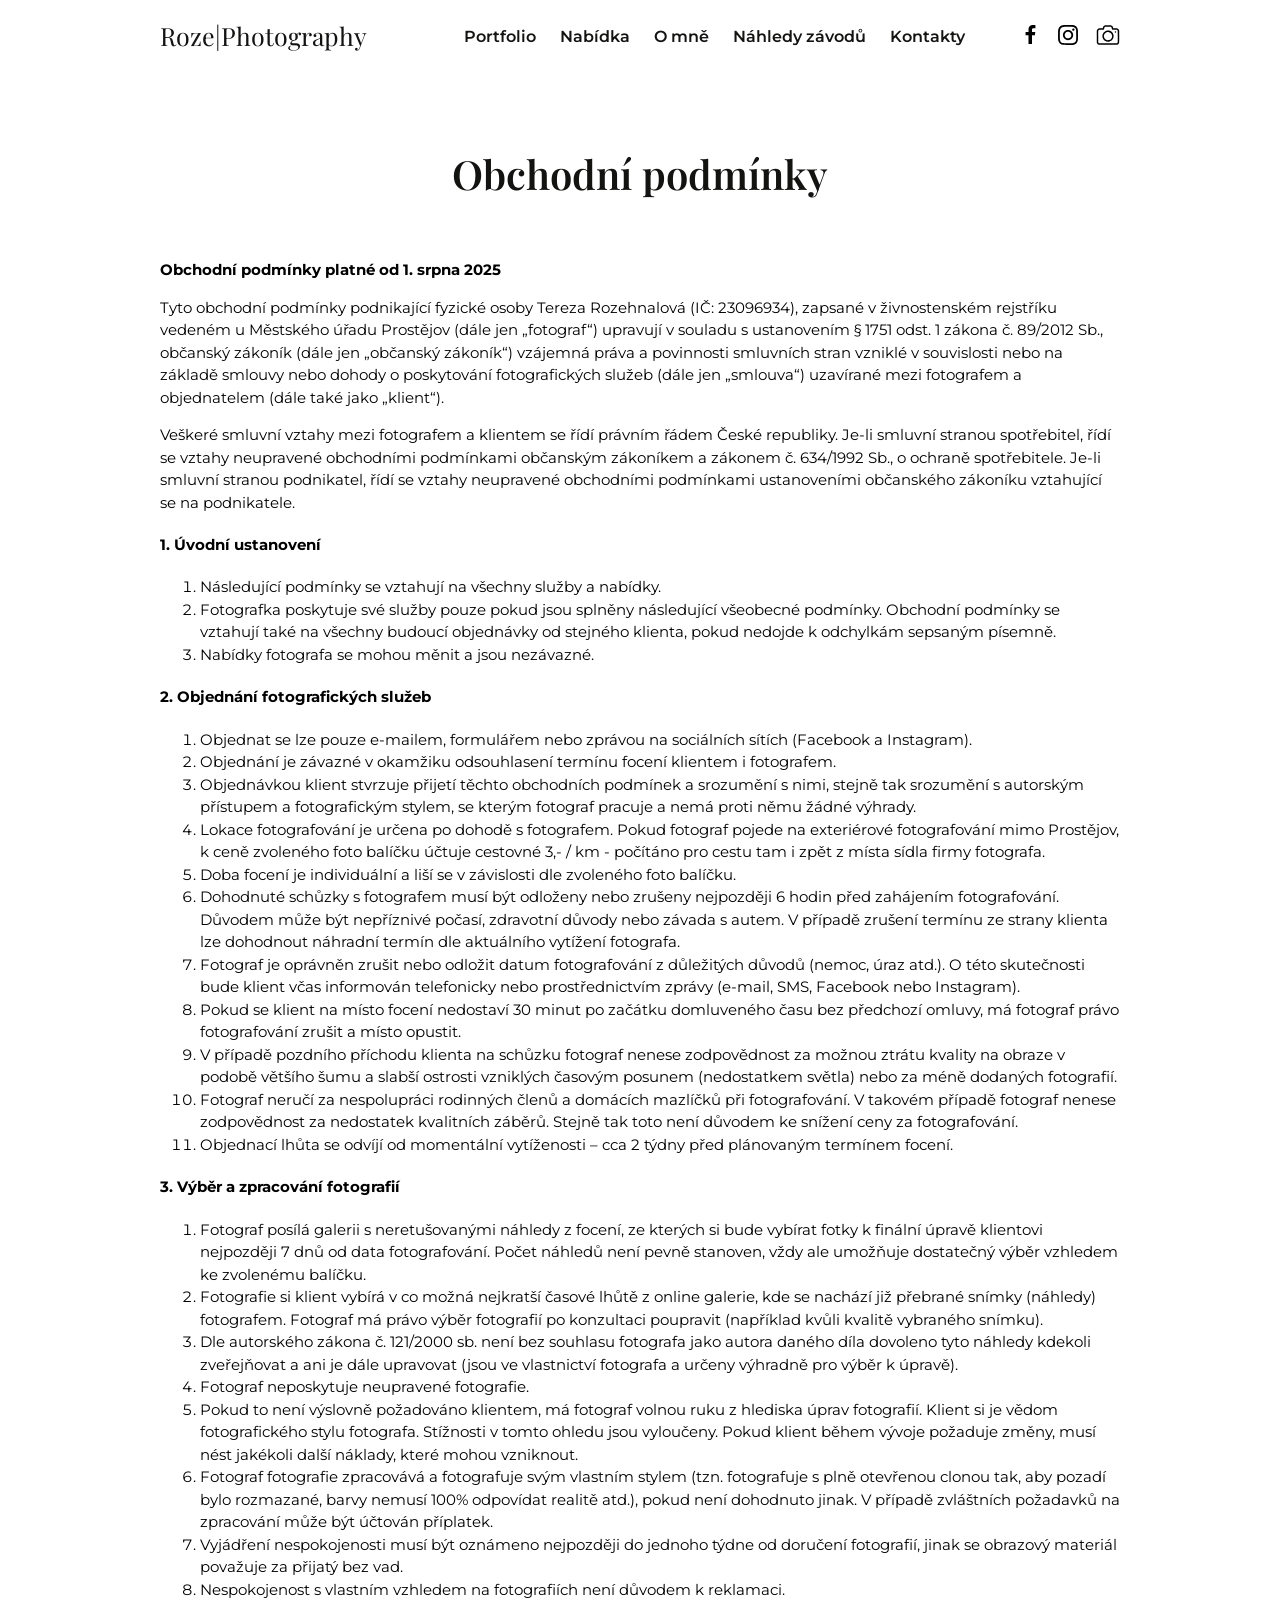
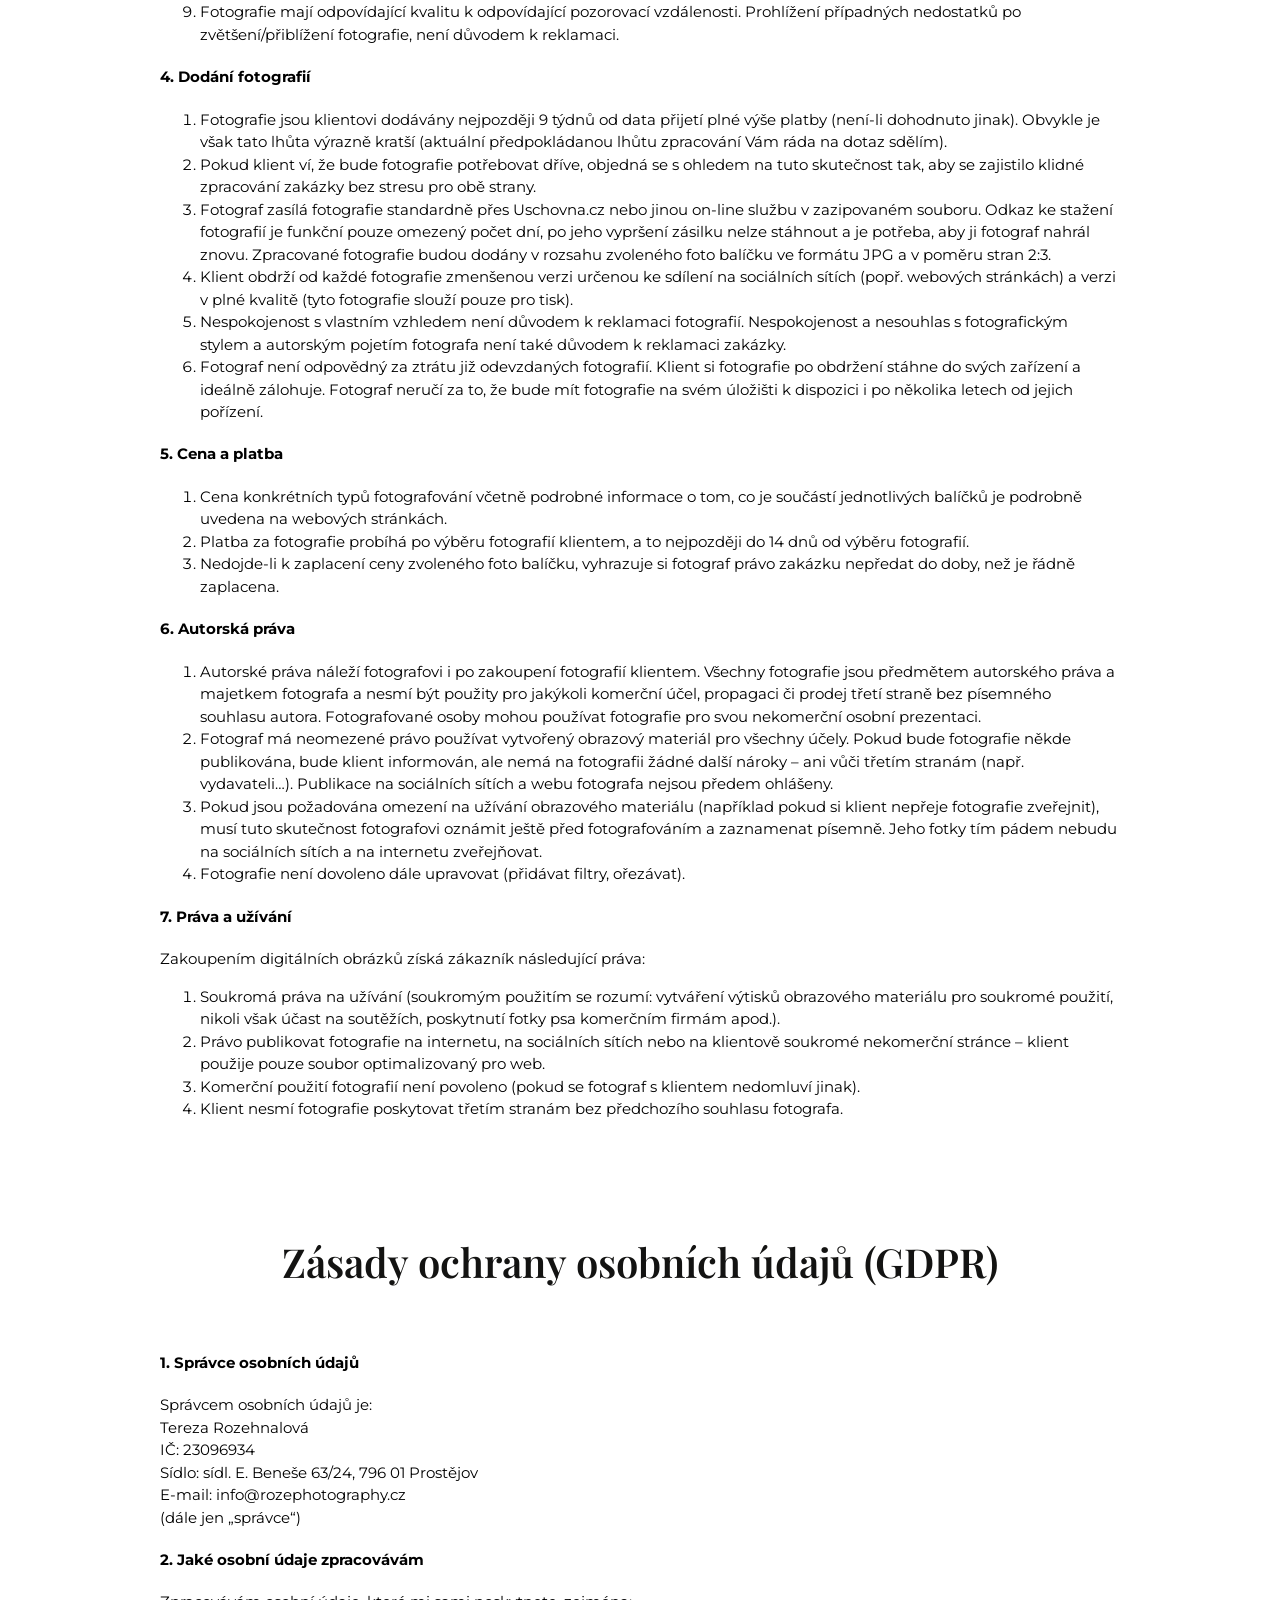
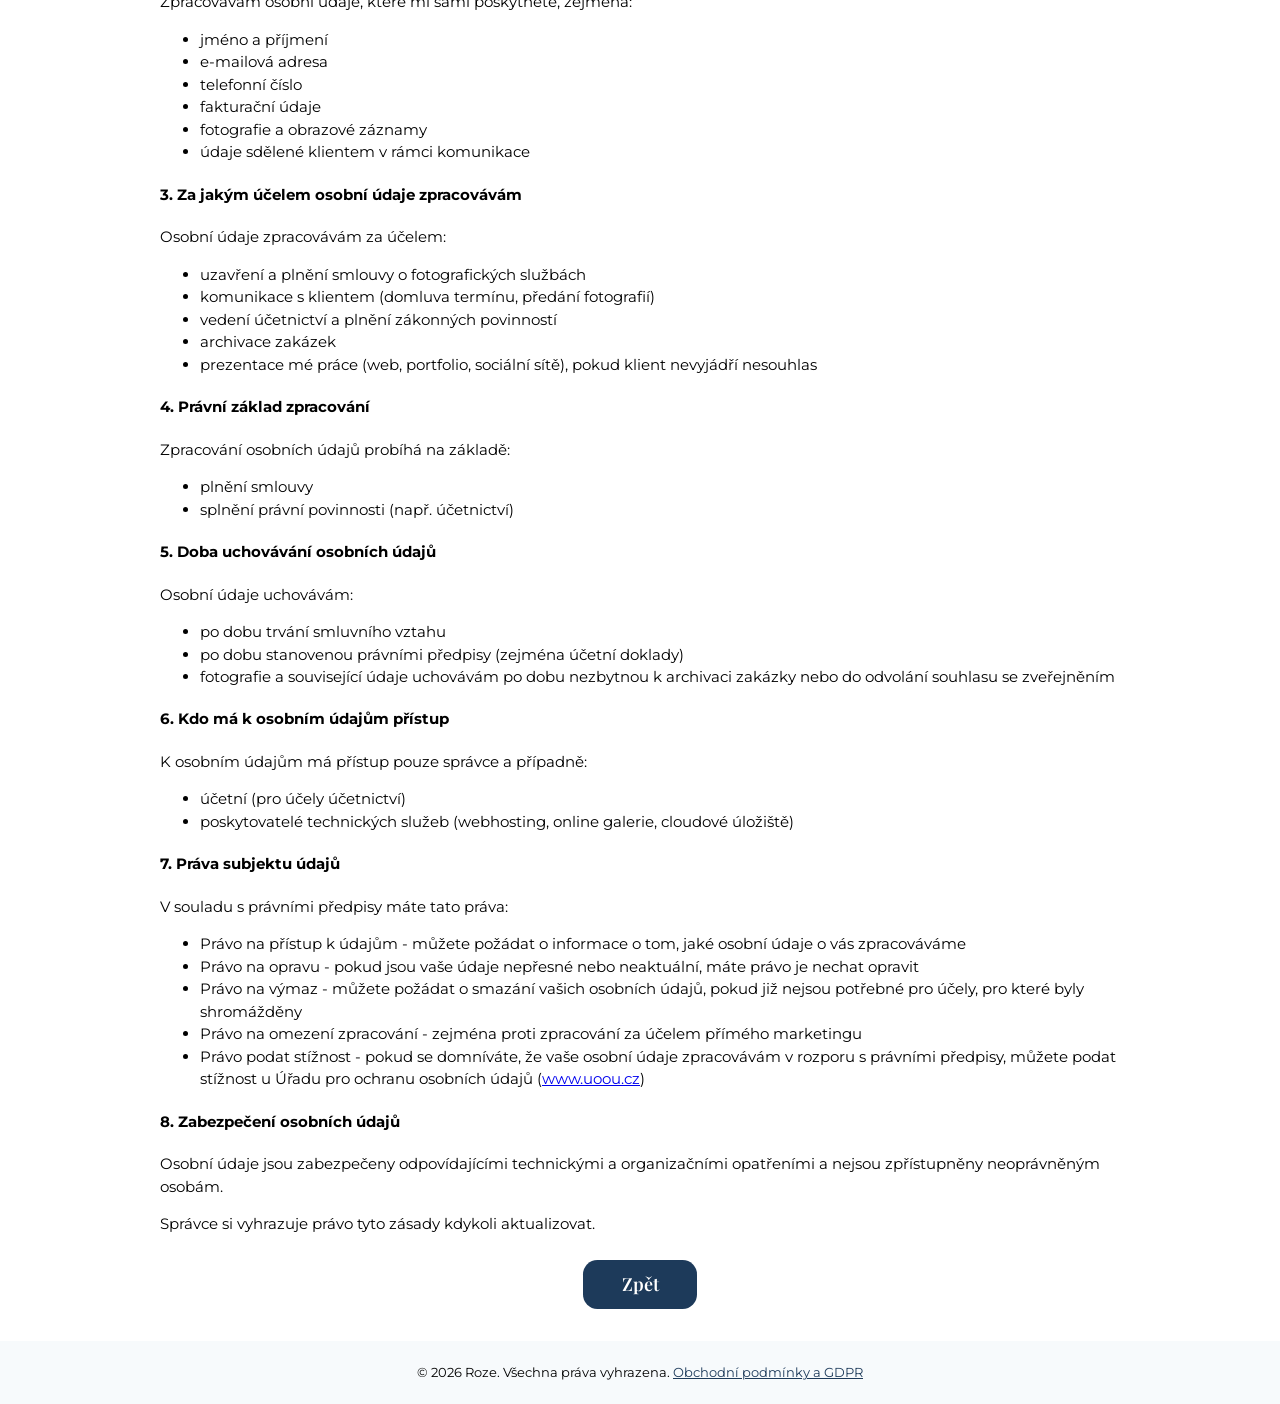
<file: obchodni-podminky.html>
<!DOCTYPE html>
<html lang="cs">

<head>
    <meta charset="UTF-8">
    <meta name="viewport" content="width=device-width, initial-scale=1.0">
    <title>Roze Photography | Focení zvířat Prostějov</title>
    <meta name="description"
        content="Fotografka zvířat v Prostějově. Specializuji se na portréty, zejména psů a koní. Zachytím jedinečnou osobnost vašeho mazlíčka.">
    <meta property="og:title" content="Roze Photography">
    <meta property="og:description"
        content="Fotografka zvířat v Prostějově. Specializuji se na portréty, zejména psů a koní.">
    <meta property="og:image" content="https://rozephotography.cz/assets/pictures/uvodni/uvodka.webp">

    <!-- 1. Včasné navázání DNS/TLS spojení a preload hlavní fotky -->
    <link rel="preconnect" href="https://fonts.googleapis.com">
    <link rel="preconnect" href="https://fonts.gstatic.com" crossorigin>
    <link rel="preload" href="assets/pictures/uvodni/uvodka.webp" as="image" fetchpriority="high">

    <!-- 2. Sloučené asynchronní načtení Google Fonts (neblokuje render) -->
    <link rel="stylesheet"
        href="https://fonts.googleapis.com/css2?family=Montserrat:ital,wght@0,100..900;1,100..900&family=Playfair+Display:wght@500;600&display=swap"
        media="print" onload="this.media='all'">
    <noscript>
        <link rel="stylesheet"
            href="https://fonts.googleapis.com/css2?family=Montserrat:ital,wght@0,100..900;1,100..900&family=Playfair+Display:wght@500;600&display=swap">
    </noscript>

    <!-- 3. Hlavní CSS styly -->
    <style>
        *,
        *::before,
        *::after {
            box-sizing: border-box;
        }

        body {
            margin: 0;
            font-family: "Playfair Display", serif;
            font-weight: 600;
            line-height: 1.5;
            position: relative;
            overflow: hidden;
            overflow-y: auto;
        }

        html,
        body {
            overflow-x: hidden;
            /* Zakáže jakékoliv posouvání do stran */
            max-width: 100%;
        }

        :root {
            --text-color-primary: #131312;
            --text-color-secondary: #1d3a5a;
            --bg-color-primary: #F2F2F2;
            --bg-color-secondary: #F7FAFC;
            --bg-color-tertiary: #1d3a5a;
        }

        body.modal-open {
            overflow: hidden;
        }

        /* Montserrat in CSS */
        .text-mont-300 {
            font-family: "Montserrat", sans-serif;
            font-weight: 300
        }

        .text-mont-400 {
            font-family: "Montserrat", sans-serif;
            font-weight: 400
        }

        .text-mont-700 {
            font-family: "Montserrat", sans-serif;
            font-weight: 700
        }

        .text-mont-900 {
            font-family: "Montserrat", sans-serif;
            font-weight: 900
        }



        /* Colors */
        .primary-text-color {
            color: var(--text-color-primary);
        }

        .secondary-text-color {
            color: var(--text-color-secondary);
        }

        .background__color--primary {
            background-color: var(--bg-color-primary);
        }

        .background__color--secondary {
            background-color: var(--bg-color-secondary);
        }

        .background__color--tertiary {
            background-color: var(--bg-color-tertiary)
        }


        header {
            position: fixed;
            top: 0;
            left: 0;
            width: 100%;
            max-width: 100vw;
            background-color: rgba(255, 255, 255, 0);
            z-index: 1000;
            height: 70px;
            transition: background-color 0.25s ease;
        }

        h1 {
            font-family: "Playfair Display", serif;
            font-size: 25px;
            font-weight: 400;
            line-height: 100%;
            letter-spacing: 0;
        }

        h1:hover {
            opacity: 70%
        }

        header.header--scrolled {
            background-color: var(--bg-color-primary)
        }

        section,
        .error-page {
            padding-top: 6em;
            padding-bottom: 4em;
        }

        main.error-page {
            flex: 1;
            display: flex;
            flex-direction: column;
            justify-content: center;
            align-items: center;
            text-align: center;
        }

        .container {
            width: 100%;
            max-width: 1000px;
            margin: 0 auto;
            padding: 0 20px;
        }


        .home {
            background-image: url('assets/pictures/uvodni/uvodka.webp');
            background-size: cover;
            background-position: center;
            background-repeat: no-repeat;
            background-attachment: scroll;
            height: 95vh;
        }

        .portfolio {
            background-image: url('assets/pictures/uvodni/uvodka_portfolio.webp');
            background-size: cover;
            background-position: 0 73%;
            background-repeat: no-repeat;
            background-attachment: scroll;
            height: 95vh;
        }

        .portfolio-divider-scnd {
            background-image: url('assets/pictures/prechody/psi_26.jpg')
        }

        @media (max-width:720px) {
            .portfolio-divider-scnd {
                background-image: url('assets/pictures/prechody/psi_27.jpg');
            }
        }

        @keyframes hero-title-rise {
            from {
                opacity: 0;
                transform: translateY(2.5rem);
            }

            to {
                opacity: 1;
                transform: translateY(0);
            }
        }

        @media (prefers-reduced-motion: reduce) {

            .section__title,
            .faq__item,
            .contact-form-panel {
                opacity: 1;
                transform: none;
                animation: none;
            }
        }

        h2 {
            font-weight: 600;
            color: var(--text-color-primary);
            font-size: 1.75em;
            margin-top: 0.5em;
            margin-bottom: 0em;
            padding-left: 1em;
        }

        h3 h4 {
            font-weight: 600;
        }


        .introduction {
            margin-bottom: -1em;
        }

        .section__title {
            width: fit-content;
            display: block;
            margin: 0 auto;
            text-align: center;
            z-index: 1;
            position: relative;
            font-size: 40px;
            font-weight: 600;
            opacity: 0;
            transform: translateY(2.5rem);
            will-change: transform, opacity;
            padding: 0;
            padding-bottom: 1em;
        }

        .section__title.is-visible {
            animation: hero-title-rise 0.9s cubic-bezier(0.22, 1, 0.36, 1) 0.15s both;
        }

        .subtitle {
            font-weight: 600;
            font-size: 2em;
            color: var(--text-color-secondary);
            margin-top: -1em;
        }

        #portfolio,
        #o_mne,
        #kontakty {
            background-color: var(--bg-color-primary);
        }

        #nabidka,
        #otazky {
            background-color: var(--bg-color-secondary);
            position: relative;
            z-index: 2;
        }

        #nabidka p a {
            display: inline-block;
            position: relative;
            z-index: 3;
            cursor: pointer;
            padding: 0 0.05em;
        }

        .faq {
            display: grid;
            gap: 1rem;
        }

        .faq__item {
            border: 1px solid #d8d8d8;
            border-radius: 0.9rem;
            background: #ffffff;
            overflow: hidden;
            box-shadow: 0 10px 25px rgba(11, 11, 21, 0.04);
            opacity: 0;
            transform: translateY(2.5rem);
            will-change: transform, opacity;
        }

        .faq__item.is-visible {
            animation: hero-title-rise 0.9s cubic-bezier(0.22, 1, 0.36, 1) 0.15s both;
        }

        .faq__description {
            opacity: 0;
            transform: translateY(2.5rem);
            will-change: transform, opacity;
        }

        .faq__description.is-visible {
            opacity: 1;
            transform: translateY(0);
            transition: transform 0.9s cubic-bezier(0.22, 1, 0.36, 1) 0.15s, opacity 0.9s ease 0.15s;
        }

        .faq__question {
            list-style: none;
            padding: 1.1rem 1.25rem;
            font-weight: 400;
            color: var(--text-color-primary);
            display: flex;
            align-items: center;
            justify-content: flex-start;
            gap: 1rem;
            position: relative;
        }

        .faq__question::-webkit-details-marker {
            display: none;
        }

        .faq__question::after {
            content: "▸";
            display: inline-flex;
            align-items: center;
            justify-content: center;
            margin-left: auto;
            flex-shrink: 0;
            font-size: 1.2em;
            line-height: 1;
            color: var(--text-color-secondary);
            transition: transform 0.2s ease;
        }

        #otazky .faq__question {
            cursor: pointer;
            justify-content: space-between;
        }

        #otazky details[open]>.faq__question::after {
            transform: rotate(90deg);
        }

        #nabidka .faq__item .faq__question::after {
            content: none;
            display: none;
        }

        .faq__answer {
            padding: 0 1.25rem 1.25rem;
            color: var(--text-color-secondary);
        }

        .nabidka__cards {
            display: flex;
            flex-direction: row;
            gap: 0;
            width: 100%;
        }


        .package.is-visible {
            animation: package-card-rise 0.8s cubic-bezier(0.22, 1, 0.36, 1) both;
        }

        @keyframes package-card-rise {
            from {
                opacity: 1;
                transform: translateY(0);
            }

            to {
                opacity: 1;
                transform: translateY(0);
            }
        }

        .package--left.is-visible {
            animation: package-card-left 0.8s cubic-bezier(0.22, 1, 0.36, 1) both;
        }

        .package--right.is-visible {
            animation: package-card-right 0.8s cubic-bezier(0.22, 1, 0.36, 1) both;
        }

        @keyframes package-card-left {
            from {
                opacity: 0;
                transform: translateX(-8em);
            }

            to {
                opacity: 1;
                transform: translateX(0);
            }
        }

        @keyframes package-card-right {
            from {
                opacity: 0;
                transform: translateX(8em);
            }

            to {
                opacity: 1;
                transform: translateX(0);
            }
        }

        .contact-form-panel {
            opacity: 0;
            transform: translateX(4rem);
            will-change: transform, opacity;
        }

        .contact-form-panel.is-visible {
            animation: contact-form-rise 0.9s cubic-bezier(0.22, 1, 0.36, 1) 0.15s both;
        }

        @keyframes contact-form-rise {
            from {
                opacity: 0;
                transform: translateX(4rem);
            }

            to {
                opacity: 1;
                transform: translateX(0);
            }
        }

        .portfolio-divider {
            padding: 0;
            margin: 0;
            width: 100%;
            height: 50vh;
            min-height: 50vh;
            overflow: hidden;
            position: relative;
            background-color: var(--bg-color-secondary);
            background-repeat: no-repeat;
            background-size: cover;
            background-position: center 49%;
            background-attachment: fixed;
            z-index: 0;
        }

        .portfolio-divider__image {
            display: none;
        }

        @media (max-width: 960px) {
            .portfolio-divider {
                height: 35vh;
                min-height: 35vh;
                background-position: center 20%
            }
        }

        @media (max-width: 560px) {
            .first {
                height: 26vh;
                min-height: 26vh;
                background-position: 59% 30%;
            }

            .scnd {
                height: 26vh;
                min-height: 26vh;
                background-position: 58% center;
            }

            .port {
                height: 26vh;
                min-height: 26vh;
                background-position: 53% 50%;
            }
        }

        /* flex */
        .flex {
            display: flex
        }

        .flex__item--left {
            flex: 2;
        }

        .flex__item--right {
            flex: 1;
        }

        .flex__item {
            border: 1px;
            text-align: left;
            border-radius: 0.9em;
            margin-right: 1em;
            flex: 1;
            overflow: hidden;
        }

        .flex__item:last-child {
            margin-right: 0em;
        }

        .inside_flex__item {
            flex-direction: column;
            text-align: center;
            padding: 2em;
            margin: auto;
            margin-bottom: 1em;
            align-items: center;
            margin-right: 1em;
        }

        .inside_flex__item:last-child {
            margin-right: 0em;
        }

        .flex_column {
            flex-direction: column;
        }

        .flex__item--spaces {
            padding-left: 2em;
            margin-bottom: 1em;
            margin-right: 0em;
        }

        .flex__item--spaces:last-child {
            margin-bottom: 0em;
        }

        .inside_flex__item--A {
            flex: 1.5;
            padding-top: 2em;
        }

        .inside_flex__item--B {
            flex: 4;
            padding-bottom: 1em;
            padding-left: 2em;
            border-left: 1px solid #eeeeee;
        }

        .flex__half {
            flex: 0 0 50%;
            box-sizing: border-box;
        }

        .flex__half h3 {
            margin-top: 0;
            padding-top: 0
        }

        .package--middle {
            box-shadow: 0 18px 40px rgba(11, 11, 21, 0.06);
            z-index: 1;
        }

        .nabidka__cards .package--left,
        .nabidka__cards .package--right {
            transform: translateX(0);
            align-self: center;
        }

        .flex__touch {
            display: flex;
            flex-direction: column;
            font-size: 18px;
        }

        .flex__touch--item {
            display: inline-flex;
            align-items: center;
            gap: 0.5em;
            padding-top: 0.6em;
            width: auto;
            max-width: min-content;
        }

        .flex__touch--item-marker {
            padding-left: 3px;
        }

        .flex__touch--item-mobile {
            padding-left: 5px;
        }

        .flex__touch--sup {
            margin-left: -4px
        }

        .flex__touch--right {
            text-decoration: none;
            color: var(--text-color-secondary);
            padding-left: -0.5em;
        }

        s .flex__touch--item img {
            display: inline-block;
            vertical-align: middle;
        }

        /* grid */
        .grid {
            display: grid;
        }

        .grid__horizontal {
            grid-template-columns: 1fr 2.5fr;
            grid-template-areas:
                "A B";
            margin-top: 4vw;
        }

        .grid__horizontal--item-A {
            grid-area: A;
        }

        .grid__horizontal--item-B {
            grid-area: B;
        }

        .introductory-photo {
            width: auto;
        }

        .o_mne {
            width: 21em;
            opacity: 0;
            border-radius: 0.9rem;
            transform: translateX(5rem);
            transition: transform 0.8s cubic-bezier(0.22, 1, 0.36, 1), opacity 0.8s ease;
        }

        .o_mne.is-visible {
            opacity: 1;
            transform: translateX(0);
        }

        .menu {
            display: flex;
            flex-direction: row-reverse;
            margin-top: 0.3em;
            margin-right: 3em;
        }

        .menu__item {
            padding: 1em 0.75em;
            text-decoration: none;
            font-weight: 600;
            white-space: nowrap;
        }

        .menu__item:first-child {
            padding-right: 0;
        }

        .menu__item:hover {
            opacity: 0.65;
        }

        .menu-toggle {
            display: none;
            background: none;
            border: none;
            cursor: pointer;

        }

        .hamburger,
        .hamburger::before,
        .hamburger::after {
            display: block;
            width: 25px;
            height: 2.9px;
            background-color: var(--text-color-primary);
            transition: transform 0.3s, opacity 0.3s;
            position: relative;
            padding: 12px 0;
            background-clip: content-box;
            box-sizing: content-box;
        }

        .hamburger::before,
        .hamburger::after {
            content: '';
            position: absolute;
            left: 0;
        }

        .hamburger::before {
            top: -8px;
        }

        .hamburger::after {
            top: 8px;
        }

        @media (max-width: 960px) {
            .menu-toggle {
                display: flex;
                justify-content: center;
                align-items: center;
                margin: 0 auto;
                padding: 5em;
            }

            .menu {
                display: none;
                flex-direction: column;
                position: absolute;
                top: 100%;
                left: 0;
                right: 0;
                background-color: var(--bg-color-primary);
                margin: 0;
                padding: 1em 0;
                box-shadow: 0 4px 6px rgba(0, 0, 0, 0.1);
                text-align: center;
            }

            .menu.is-active {
                display: flex;
            }

            .menu__item {
                padding: 0.75em 1.5em;
            }

            .menu__item:first-child {
                padding-right: 1.5em;
            }

            .menu-toggle.is-active .hamburger {
                background-color: transparent;
            }

            .menu-toggle.is-active .hamburger::before {
                transform: rotate(45deg);
                top: 0;
            }

            .menu-toggle.is-active .hamburger::after {
                transform: rotate(-45deg);
                top: 0;
            }
        }

        /* social icons */
        .social {
            display: flex;
            gap: 2px;
            align-items: center
        }

        .social__item {
            display: inline-flex;
            align-items: center;
            justify-content: center;
            text-decoration: none;
            padding: 8px;
        }

        .social__item img {
            width: 20px;
            height: 20px;
            border-radius: 4px;
            display: block;
            object-fit: contain;
        }

        .social__item:hover img,
        .social__item:focus img {
            opacity: 70%
        }

        header.flex {
            display: flex;
            align-items: center;
            justify-content: center;
        }

        header .container {
            display: flex;
            align-items: center;
            justify-content: space-between;
            height: 100%;
        }


        .flex__item--left {
            display: flex;
            align-items: center
        }

        .flex__item--right {
            display: flex;
            align-items: center;
            justify-content: flex-end
        }


        figure {
            position: relative;
            z-index: 1;
            align-self: center;
            margin-top: -1em;
        }

        .small_avatar {
            background: #39557e;
            border-radius: 50%;
            width: 13.5rem;
            height: 13.5rem;
            z-index: -1;
            top: 0;
            left: -0.2em
        }

        .top_circle {
            position: relative;
            z-index: 1;
        }

        .top_img {
            padding-bottom: 2.5em;
            z-index: 1;
        }

        .top_circle::after {
            content: " ";
            display: inline-block;
            position: absolute;
            background-color: #39557e;
            border-radius: 50%;
            width: 10rem;
            height: 10rem;
            top: -3rem;
            left: -1.5rem;
            z-index: -1;
        }

        .under_trophy {
            padding-top: 1em;
        }

        .mark {
            font-weight: 600;
            font-size: 0.9em;
            color: white;
            padding: 0.4em;
            border-radius: 10%;
        }

        .mark__full-time {
            background-color: #39557e;
        }

        .mark__part-time {
            background-color: #555555;
        }

        .date {
            margin-top: -1em;
            font-size: 0.7em;
            color: #555555
        }

        .layout {
            grid-gap: 1em;
            grid-template-columns: repeat(auto-fill, minmax(300px, 1fr));
        }

        .rectangle_img {
            max-width: 100%;
        }

        address {
            font-style: normal;
        }

        form input,
        form textarea {
            width: 100%;
            border: 1px solid #bbbbbb;
            padding: 1em;
            margin-bottom: 1em;
        }

        textarea {
            height: 5em;
            font-family: "Roboto", sans-serif;
        }

        .upper_form {
            display: flex;
            align-items: flex-start;
        }

        .upper_form input,
        .upper_form textarea {
            flex: 1;
            margin-right: 1em;
        }

        .upper_form input:last-child {
            margin-right: 0;
        }

        .map {
            margin-top: 3.5vw;
            position: relative;
            height: 15em;
        }

        .map iframe {
            position: absolute;
            width: 100%;
            height: 100%;
            filter: grayscale(100%);
        }

        footer {
            display: flex;
            flex-direction: column;
            margin: 0 auto;
            padding-top: 1.25em;
            padding-bottom: 1.25em;
            background-color: var(--bg-color-secondary);
            width: 100%;


        }

        .tf {
            text-align: center;
        }

        footer div {
            flex-direction: row;
            text-align: center;
            margin: auto;
        }

        .flex_row {
            flex-direction: row;
        }

        .package {
            padding: 1.5rem 2rem 2rem;
            margin: 0;
            box-sizing: border-box;
            border: 1px solid rgba(29, 42, 77, 0.08);
            border-radius: 0.9rem;
            background: #ffffff;
            min-height: 420px;
            flex: 1 1 0;
            width: 100%;
            max-width: none;
            transition: transform 0.35s ease, box-shadow 0.35s ease;
            transform-origin: center center;
            will-change: transform, box-shadow;
            display: flex;
            flex-direction: column;
            justify-content: space-between;
            text-align: center;
            box-shadow: none;
        }

        .package:hover {
            transition: transform 0.25s ease, box-shadow 0.25s ease, border-radius 0.25s ease;
        }

        .nabidka__cards .package--left,
        .nabidka__cards .package--right,
        .nabidka__cards .package--middle {
            flex: 1 1 0;
            min-width: 0;
            max-width: none;
            transform: translateY(0);
        }

        .nabidka__cards .package--left {
            border-top-right-radius: 0;
            border-bottom-right-radius: 0;
            border-top-left-radius: 0.9rem;
            border-bottom-left-radius: 0.9rem;
            max-height: 380px;
        }

        .nabidka__cards .package--right {
            border-top-left-radius: 0;
            border-bottom-left-radius: 0;
            border-top-right-radius: 0.9rem;
            border-bottom-right-radius: 0.9rem;
            max-height: 380px;
        }

        .nabidka__cards .package--middle {
            height: 480px;
            box-shadow: 0 24px 60px rgba(22, 39, 79, 0.12);
        }

        .nabidka__cards .package:hover,
        .nabidka__cards .package--right:hover,
        .nabidka__cards .package--left:hover {
            box-shadow: 0 16px 35px rgba(22, 39, 79, 0.12);
            border-radius: 1rem;
            z-index: 2;
        }

        .package__content {
            display: flex;
            flex-direction: column;
            justify-content: space-between;
            height: 100%;
        }

        .package h3 {
            font-size: 2rem;
            margin: 0 0 1.25rem;
            letter-spacing: -0.03em;
        }

        .package__features {
            padding-top: 4em;
            display: grid;
            gap: 0.25rem;
            margin: 0 auto;
        }

        .package__features--middle {
            padding-top: 1em;
        }

        .package__features p {
            margin: 0;
            padding-bottom: 0.25rem;
            border-bottom: 2px solid rgba(52, 59, 80, 0.092);
            font-size: 0.85rem;
            line-height: 1.75;
        }

        .package__features p:last-child {
            border-bottom: none;
            padding-bottom: 0;
        }

        .package__price {
            margin-top: 4rem;
            font-size: 2rem;
            font-weight: 600;
            letter-spacing: -0.04em;
        }

        .package__price--middle {
            margin-bottom: 1.25rem;
        }


        .package h3 {
            margin: 0;
        }


        .photo-lightbox {
            display: none;
            position: fixed;
            inset: 0;
            z-index: 2000;
            background: rgba(8, 8, 12, 0.92);
            padding: 2rem;
            box-sizing: border-box;
            align-items: center;
            justify-content: center;
        }

        .photo-lightbox.open {
            display: flex;
        }

        .photo-lightbox__content {
            margin: 0;
            max-width: 96vw;
            max-height: 92vh;
            display: flex;
            flex-direction: column;
            align-items: center;
            gap: 0.75rem;
        }

        .photo-lightbox__nav {
            position: absolute;
            top: 50%;
            transform: translateY(-50%);
            width: 3.3rem;
            height: 3rem;
            border: 0;
            border-radius: 999px;
            background: rgba(255, 255, 255, 0.12);
            color: #ffffff;
            font-size: 1.4rem;
            line-height: 1;
            display: flex;
            align-items: center;
            justify-content: center;
            padding: 0;
            cursor: pointer;
        }

        .photo-lightbox__nav:hover {
            background: rgba(255, 255, 255, 0.2);
        }

        .photo-lightbox__nav--prev {
            left: 1rem;
        }

        .photo-lightbox__nav--next {
            right: 1rem;
        }

        .photo-lightbox__image {
            display: block;
            max-width: 96vw;
            max-height: 86vh;
            width: auto;
            height: auto;
            object-fit: contain;
            box-shadow: 0 20px 60px rgba(0, 0, 0, 0.45);
            border-radius: 0.75rem;
        }

        .photo-lightbox__caption {
            color: #f5f5f7;
            font-size: 1rem;
            font-family: "Montserrat", sans-serif;
            font-weight: 600;
        }


        .photo-lightbox__close {
            position: absolute;
            top: 1rem;
            right: 1rem;
            width: 2.75rem;
            height: 2.75rem;
            border: 0;
            border-radius: 999px;
            background: rgba(255, 255, 255, 0.12);
            color: #ffffff;
            font-size: 1.4rem;
            line-height: 1;
            display: flex;
            align-items: center;
            justify-content: center;
            padding: 0;
            cursor: pointer;
        }

        .photo-lightbox__close:hover {
            background: rgba(255, 255, 255, 0.2);
        }

        @media (max-width:1444px) {

            .photo-lightbox__content {
                max-height: calc(100vh - 120px);
                /* Ponechá prostor dole pro šipky */
            }

            .photo-lightbox__image {
                max-height: calc(100vh - 160px);
                object-fit: contain;
            }

            /* Přemístění šipek dolů pod obrázek */
            .photo-lightbox__nav {
                position: absolute;
                top: auto;
                bottom: 15px;
                transform: none;
                z-index: 1010;
                background: rgba(255, 255, 255, 0.12);
                color: #fff;
                font-size: 1.4rem;
                border: none;
                border-radius: 999px;
                padding: 0;

            }

            .photo-lightbox__nav--prev {
                left: 25%;
            }

            .photo-lightbox__nav--next {
                right: 25%;
            }

            /* Tlačítko zavření zůstane vpravo nahoře */
            .photo-lightbox__close {
                position: absolute;
                top: 15px;
                right: 15px;
                z-index: 1010;
            }
        }

        #portfolio img,
        #omne img {
            cursor: pointer;
        }

        /* portfolio */
        .portfolio__category {
            margin-bottom: 3em;
        }

        .portfolio__category-header {
            display: flex;
            align-items: center;
            gap: 1em;
            margin-bottom: 1.5em;
        }

        .portfolio__category-header h4 {
            margin: 0;
            font-size: 1.5em;
            color: var(--text-color-primary);
        }

        .portfolio__toggle {
            background: none;
            border: none;
            font-size: 1.2em;
            cursor: pointer;
            padding: 0.5em;
            color: var(--text-color-primary);
            transition: transform 0.3s ease;
        }

        .portfolio__toggle.open {
            transform: rotate(180deg);
        }

        .portfolio__preview {
            margin-bottom: 1em;
            display: grid;
            grid-template-columns: repeat(3, minmax(0, 1fr));
            gap: 1em;
        }

        .portfolio__gallery {
            margin-bottom: 0.5em;
        }

        .portfolio__gallery.flex {
            display: grid;
            grid-template-columns: repeat(3, minmax(0, 1fr));
            gap: 0;
        }

        .portfolio__preview .flex__item,
        .portfolio__gallery .flex__item {
            display: inline-block;
            width: 100%;
            margin: 0;
            flex: none;
            break-inside: avoid;
            -webkit-column-break-inside: avoid;
            overflow: hidden;
        }

        .portfolio__preview .flex__item {
            margin: 0;
        }

        .portfolio__preview .flex__item img,
        .portfolio__gallery .flex__item img {
            width: 100%;
            height: auto;
            display: block;
        }

        .portfolio__intro {
            max-width: 56rem;
            margin: 0 auto 1.5rem;
            text-align: center;
            color: var(--text-color-secondary);
        }

        .portfolio__selection,
        .portfolio-gallery-grid {
            display: grid;
            grid-template-columns: repeat(3, minmax(0, 1fr));
            gap: 1em;
            row-gap: 0;
            grid-auto-rows: 4px;
        }

        .portfolio__selection .portfolio__item,
        .portfolio-gallery-grid .portfolio__item {
            display: block;
            width: 100%;
            margin: 0 0 1em;
            overflow: hidden;
            border-radius: 0.9rem;
            background: #ffffff;
            box-shadow: 0 10px 20px rgba(11, 11, 21, 0.06);
            break-inside: avoid;
            -webkit-column-break-inside: avoid;
        }

        .portfolio__item img {
            width: 100%;
            height: auto;
            display: block;
        }

        .portfolio__selection .portfolio__item:nth-child(-n+3) {
            opacity: 0;
            transform: scale(1);
            animation: portfolio-card-appear 2.5s ease-out forwards;
        }

        @keyframes portfolio-card-appear {
            from {
                opacity: 0;
            }

            to {
                opacity: 1;
            }
        }

        .portfolio__more-link {
            text-align: center;
            margin-top: 1.5rem;
        }

        .portfolio__more-link a,
        .portfolio__more-link button {
            display: inline-block;
            padding: 0.7rem 2.4rem;
            font-size: 18px;
            background: var(--bg-color-tertiary);
            color: #fff;
            border-radius: 0.9rem;
            text-decoration: none;
            font-weight: 600;
            transition: background 0.2s ease;
            font-family: "Playfair Display", serif;
        }

        .portfolio__more-link a[href]::after,
        .portfolio__more-link button[href]::after {
            display: inline-block;
            width: 0;
            height: 0;
            margin-left: 0.5rem;
            border-top: 0.35rem solid transparent;
            border-bottom: 0.35rem solid transparent;
            border-left: 0.5rem solid #fff;
        }

        .portfolio__more-link--no-arrow a[href]::after {
            content: none !important;
            display: none !important;
        }

        .portfolio__more-link a:hover,
        .portfolio__more-link button:hover {
            background: #254a71;
        }

        .portfolio-filter {
            display: flex;
            flex-wrap: wrap;
            justify-content: center;
            gap: 0.8rem;
            margin-bottom: 1.5rem;
        }

        .portfolio-filter button {
            font-family: "Playfair Display", serif;
            font-weight: 600;
            background: #ffffff;
            border: 1px solid #d8d8d8;
            color: var(--text-color-primary);
            padding: 0.85rem 1.2rem;
            border-radius: 20px;
            cursor: pointer;
            transition: background 0.2s ease, border-color 0.2s ease, color 0.2s ease;
        }

        .portfolio-filter button.is-active {
            background: var(--bg-color-tertiary);
            color: #ffffff;
            border-color: var(--bg-color-tertiary);
        }

        .scroll-to-top {
            position: fixed;
            right: 1.5rem;
            bottom: 1.5rem;
            width: 3rem;
            height: 2.8rem;
            border: none;
            border-radius: 20px;
            background: var(--bg-color-tertiary);
            color: #ffffff;
            display: inline-flex;
            align-items: center;
            justify-content: center;
            box-shadow: 0 10px 25px rgba(11, 11, 21, 0.15);
            cursor: pointer;
            opacity: 0;
            visibility: hidden;
            transform: translateY(0.75rem);
            transition: opacity 0.2s ease, visibility 0.2s ease, transform 0.2s ease;
            z-index: 1100;
        }

        .scroll-to-top:hover {
            background: #254a71;
        }

        .scroll-to-top.is-visible {
            opacity: 1;
            visibility: visible;
            transform: translateY(0);
        }

        .scroll-to-top__icon {
            font-size: 1.1rem;
            line-height: 1;
        }

        .cookie-banner {
            position: fixed;
            bottom: 0;
            left: 0;
            width: 100%;
            background-color: var(--bg-color-secondary);
            color: var(--text-color-primary);
            padding: 1rem;
            box-shadow: 0 -4px 12px rgba(0, 0, 0, 0.15);
            z-index: 9999;
            box-sizing: border-box;
        }

        .cookie-content {
            max-width: 960px;
            margin: 0 auto;
            display: flex;
            align-items: center;
            justify-content: space-between;
            gap: 1.5rem;
            flex-wrap: wrap;
        }

        .cookie-content p {
            margin: 0;
            font-family: "Montserrat", sans-serif;
            font-weight: 400;
            font-size: 0.95rem;
            line-height: 1.4;
            flex: 1 1 300px;
        }

        .cookie-buttons {
            display: flex;
            gap: 0.75rem;
        }

        .btn {
            font-family: "Playfair Display", serif;
            font-weight: 400;
            border: none;
            padding: 0.6rem 1.2rem;
            border-radius: 0.9rem;
            cursor: pointer;
            font-size: 0.9rem;
            font-weight: 600;
            transition: opacity 0.2s ease, transform 0.1s ease;
        }

        .btn:hover {
            opacity: 0.9;
        }

        .btn:active {
            transform: scale(0.98);
        }

        .btn-accept {
            background-color: var(--bg-color-tertiary);
            color: var(--bg-color-primary);
        }

        .btn-reject {
            background-color: var(--bg-color-secondary);
            color: var(--text-color-secondary);
            border: 0.5px solid var(--bg-color-tertiary);
            opacity: 0.9;
        }

        @media (max-width: 820px) {

            .portfolio__selection,
            .portfolio-gallery-grid {
                grid-template-columns: repeat(2, minmax(0, 1fr));
            }
        }

        @media (max-width: 827px) {

            .nabidka__cards {
                flex-direction: column;
                flex-direction: column;
                align-items: center;
                justify-content: center;
                text-align: center;
                width: 100%;
                gap: 7.5px;
            }

            .nabidka__cards .package--left {
                max-width: 290px;
                border-radius: 0.9rem;
                margin-bottom: 0.5rem;
            }

            .nabidka__cards .package--right {
                max-width: 290px;
                border-radius: 0.9rem;
            }

            .nabidka__cards .package--middle {
                max-width: 290px;
                margin-bottom: 0.5rem;
                box-shadow: none;
            }

            .package.is-visible {
                animation: none;
            }

            .flex {
                flex-direction: column;
            }

            .flex__item-left {
                display: flex;
                align-items: center;
                justify-content: center;
            }

            .upper_form {
                margin-top: 2em;
                display: block;
                margin-right: 0;
            }

            .portfolio {
                background-position: 40% 73%;
            }


        }

        @media (max-width: 560px) {

            .portfolio__selection,
            .portfolio-gallery-grid {
                column-count: 1;
            }

            .cookie-buttons {
                display: flex;
                gap: 0.75rem;
            }

            @media (max-width: 820px) {

                .portfolio__selection,
                .portfolio-gallery-grid {
                    grid-template-columns: 1fr 1fr;
                }
            }

            @media (max-width: 560px) {

                #home,
                .portfolio {
                    height: 88vh;
                }

                .portfolio__selection,
                .portfolio-gallery-grid {
                    grid-template-columns: 1fr;
                }

            }

            /* responzivní */
            @media (max-width:1200px) {


                header {
                    margin-left: 0;
                    margin-right: 0;
                }

                h1::after {
                    width: 50rem;
                    height: 50rem;
                    top: -22rem;
                    left: 32rem;
                }

                .border-dark {
                    margin: 4vw;
                    margin-bottom: -1em;
                }

                .flex__item--left {
                    flex: 1.35
                }

                .flex__item--left p {
                    padding-right: 2em;
                }
            }

            @media (max-width:960px) {
                section {
                    padding-top: 3em;
                    padding-bottom: 2em;
                }


                .flex {
                    flex-direction: column;
                }

                .portfolio__gallery.flex {
                    grid-template-columns: repeat(2, minmax(0, 1fr));
                }

                .portfolio__preview {
                    grid-template-columns: repeat(2, minmax(0, 1fr));
                }

                .flex_row {
                    flex-direction: row;
                }

                .flex__item {
                    margin-bottom: 1em;
                    margin-right: 0em;
                }

                .inside_flex__item {
                    flex-direction: column;
                    margin-right: 1em;
                }

                .inside_flex__item:last-child {
                    margin-right: 0em;
                }

                .inside_flex__item--A {
                    flex: 1
                }

                .inside_flex__item--B {
                    flex: 4.5
                }

                .map {
                    margin-top: 1vw;
                }

                .flex__half--left {
                    padding-top: 0em;
                }

                .grid__horizontal {
                    grid-template-columns: 1fr;
                    grid-template-areas:
                        "A"
                        "B";
                }

                .grid__horizontal--item-A {
                    margin: 0 auto;
                    margin-bottom: 2em;
                }

                .border-dark {
                    background-size: 20%;
                }
            }

            @media (max-width: 766px) {
                .inside_flex__item:first-child {
                    padding-top: 3.5em;
                }

                .inside_flex__item:last-child {
                    padding-top: 3.5em;
                }
            }

            @media (max-width: 714px) {
                .inside_flex__item:last-child {
                    padding-top: 2em;
                }

                .inside_flex__item:first-child {
                    padding-top: 2em;
                }
            }


            @media (max-width: 560px) {

                .social {
                    display: none;
                }

                .menu-toggle {
                    margin: 0;
                    padding: 0;
                }

                button {
                    margin-bottom: 1em;
                }

                .portfolio__preview {
                    grid-template-columns: 1fr;
                }

                .portfolio__gallery.flex {
                    grid-template-columns: repeat(1, minmax(0, 1fr));
                }

                .border-dark {
                    background-size: 30%;
                }

                .inside_experience_flex {
                    flex-direction: column;
                    padding: 1em
                }

                .inside_flex__item--A {
                    padding: 0em;
                    padding-bottom: 1em;
                }

                .inside_flex__item--A p {
                    margin: 0em
                }

                .inside_flex__item--B {
                    padding: 0em;
                    border-left: none;
                }

                .flex_column {
                    flex-direction: column;
                    padding-bottom: 1em;
                }

                .inside_flex__item {
                    margin-right: 0em;
                    flex-direction: row;
                }

                .inside_flex__item {
                    flex-direction: row;
                    padding: 1em;
                    margin-right: 1em;
                    margin-left: 0em;
                    margin-right: 0em;
                    gap: 1em;
                    flex-grow: 2;
                    text-align: start;
                }

                .inside_flex__item:first-child,
                .inside_flex__item:last-child {
                    padding-top: 1em;
                }

                .under_trophy {
                    padding-bottom: 0.25em;
                    padding-top: 0em;
                }

                footer {
                    flex-direction: column;
                    font-size: 6px;
                }

                .error {
                    display: flex;
                    flex-direction: column;
                    justify-content: center;
                    align-items: center;
                }
            }
        }
    </style>

    <!-- 4. Favicony -->
    <link rel="apple-touch-icon" sizes="180x180" href="assets/favicon_io/apple-touch-icon.png">
    <link rel="icon" type="image/png" sizes="48x48" href="assets/favicon_io/favicon-48x48.png">
    <link rel="icon" type="image/png" sizes="32x32" href="assets/favicon_io/favicon-32x32.png">
    <link rel="icon" type="image/png" sizes="16x16" href="assets/favicon_io/favicon-16x16.png">

    <!-- 5. Consent Mode a Google Analytics -->
    <script>
        window.dataLayer = window.dataLayer || [];
        function gtag() { dataLayer.push(arguments); }

        var savedAnalyticsConsent = localStorage.getItem('analytics_consent');
        var defaultStatus = (savedAnalyticsConsent === 'granted') ? 'granted' : 'denied';

        gtag('consent', 'default', {
            'analytics_storage': defaultStatus,
            'wait_for_update': 500
        });

        // Funkce pro odložené načtení Google Analytics
        function loadAnalytics() {
            if (window.analyticsLoaded) return;
            window.analyticsLoaded = true;

            var script = document.createElement('script');
            script.src = 'https://www.googletagmanager.com/gtag/js?id=G-VXYXXCQDZ6';
            script.async = true;
            document.head.appendChild(script);

            gtag('js', new Date());
            gtag('config', 'G-VXYXXCQDZ6');
        }

        // Načte analytiku při skrolování nebo po 3,5 sekundách
        ['touchstart', 'scroll'].forEach(function (event) {
            window.addEventListener(event, loadAnalytics, { once: true, passive: true });
        });
        setTimeout(loadAnalytics, 3500);
    </script>
    <script src="script.js" defer></script>
</head>

<body>
    <header class="text-mont-400">
        <div class="container">
            <div class="flex__item--left">
                <h1><a href="index.html" style="text-decoration:none" class="primary-text-color">Roze|Photography</a>
                </h1>
            </div>
            <div class="flex__item--right">
                <button class="menu-toggle" aria-label="Otevřít menu">
                    <span class="hamburger"></span>
                </button>
                <nav class="menu">
                    <a class="menu__item primary-text-color" href="index.html#kontakty">Kontakty</a>
                    <a class="menu__item primary-text-color" href="https://eu.zonerama.com/rozeraw/1661836"
                        target="_blank">Náhledy závodů</a>
                    <a class="menu__item primary-text-color" href="index.html#o_mne">O mně</a>
                    <a class="menu__item primary-text-color" href="index.html#nabidka">Nabídka</a>
                    <a class="menu__item primary-text-color" href="portfolio.html">Portfolio</a>
                </nav>
                <nav class="social">
                    <a class="social__item primary-text-color" href="https://www.facebook.com/roze.raw" target="_blank">
                        <img src="assets/icons/brands/facebook.svg" alt="Facebook" style="width:19px; height:19px;">
                    </a>
                    <a class="social__item primary-text-color" href="https://www.instagram.com/roze.raw/"
                        target="_blank">
                        <img src="assets/icons/brands/instagram.svg" alt="Instagram">
                    </a>
                    <a class="social__item primary-text-color" href="https://eu.zonerama.com/rozeraw/1591225"
                        target="_blank" style="padding-right:0;">
                        <img src="assets/icons/brands/camera.svg" alt="Zonerama" style="width:24px; height:24px;">
                    </a>
                </nav>
            </div>
        </div>
    </header>

    <main>
        <section>
            <div class="container" style="padding-top: 3em;">
                <h2 class="section__title">Obchodní podmínky</h2>
                <div class="text-mont-400" style="font-size:15px">
                    <p><strong>Obchodní podmínky platné od 1. srpna 2025</strong></p>

                    <p>Tyto obchodní podmínky podnikající fyzické osoby Tereza Rozehnalová (IČ: 23096934), zapsané v
                        živnostenském rejstříku vedeném u Městského úřadu Prostějov (dále jen „fotograf“) upravují v
                        souladu
                        s
                        ustanovením § 1751 odst. 1 zákona č. 89/2012 Sb., občanský zákoník (dále jen „občanský zákoník“)
                        vzájemná práva a povinnosti smluvních stran vzniklé v souvislosti nebo na základě smlouvy nebo
                        dohody o
                        poskytování fotografických služeb (dále jen „smlouva“) uzavírané mezi fotografem a objednatelem
                        (dále
                        také jako „klient“).</p>

                    <p>Veškeré smluvní vztahy mezi fotografem a klientem se řídí právním řádem České republiky. Je-li
                        smluvní
                        stranou spotřebitel, řídí se vztahy neupravené obchodními podmínkami občanským zákoníkem a
                        zákonem
                        č.
                        634/1992 Sb., o ochraně spotřebitele. Je-li smluvní stranou podnikatel, řídí se vztahy
                        neupravené
                        obchodními
                        podmínkami ustanoveními občanského zákoníku vztahující se na podnikatele.</p>

                    <h4>1. Úvodní ustanovení</h4>
                    <ol>
                        <li>Následující podmínky se vztahují na všechny služby a nabídky.</li>
                        <li>Fotografka poskytuje své služby pouze pokud jsou splněny následující všeobecné podmínky.
                            Obchodní
                            podmínky se vztahují také na všechny budoucí objednávky od stejného klienta, pokud nedojde k
                            odchylkám
                            sepsaným písemně.</li>
                        <li>Nabídky fotografa se mohou měnit a jsou nezávazné.</li>
                    </ol>

                    <h4>2. Objednání fotografických služeb</h4>
                    <ol>
                        <li>Objednat se lze pouze e-mailem, formulářem nebo zprávou na sociálních sítích (Facebook a
                            Instagram).
                        </li>
                        <li>Objednání je závazné v okamžiku odsouhlasení termínu focení klientem i fotografem.</li>
                        <li>Objednávkou klient stvrzuje přijetí těchto obchodních podmínek a srozumění s nimi, stejně
                            tak
                            srozumění
                            s autorským přístupem a fotografickým stylem, se kterým fotograf pracuje a nemá proti němu
                            žádné
                            výhrady.</li>
                        <li>Lokace fotografování je určena po dohodě s fotografem. Pokud fotograf pojede na exteriérové
                            fotografování
                            mimo Prostějov, k ceně zvoleného foto balíčku účtuje cestovné 3,- / km - počítáno pro cestu
                            tam
                            i
                            zpět z
                            místa sídla firmy fotografa.</li>
                        <li>Doba focení je individuální a liší se v závislosti dle zvoleného foto balíčku.</li>
                        <li>Dohodnuté schůzky s fotografem musí být odloženy nebo zrušeny nejpozději 6 hodin před
                            zahájením
                            fotografování. Důvodem může být nepříznivé počasí, zdravotní důvody nebo závada s autem. V
                            případě
                            zrušení termínu ze strany klienta lze dohodnout náhradní termín dle aktuálního vytížení
                            fotografa.
                        </li>
                        <li>Fotograf je oprávněn zrušit nebo odložit datum fotografování z důležitých důvodů (nemoc,
                            úraz
                            atd.).
                            O
                            této skutečnosti bude klient včas informován telefonicky nebo prostřednictvím zprávy
                            (e-mail,
                            SMS,
                            Facebook nebo Instagram).</li>
                        <li>Pokud se klient na místo focení nedostaví 30 minut po začátku domluveného času bez předchozí
                            omluvy,
                            má
                            fotograf právo fotografování zrušit a místo opustit.</li>
                        <li>V případě pozdního příchodu klienta na schůzku fotograf nenese zodpovědnost za možnou ztrátu
                            kvality
                            na
                            obraze v podobě většího šumu a slabší ostrosti vzniklých časovým posunem (nedostatkem
                            světla)
                            nebo
                            za
                            méně dodaných fotografií.</li>
                        <li>Fotograf neručí za nespolupráci rodinných členů a domácích mazlíčků při fotografování. V
                            takovém
                            případě
                            fotograf nenese zodpovědnost za nedostatek kvalitních záběrů. Stejně tak toto není důvodem
                            ke
                            snížení
                            ceny za fotografování.</li>
                        <li>Objednací lhůta se odvíjí od momentální vytíženosti – cca 2 týdny před plánovaným termínem
                            focení.
                        </li>
                    </ol>

                    <h4>3. Výběr a zpracování fotografií</h4>
                    <ol>
                        <li>Fotograf posílá galerii s neretušovanými náhledy z focení, ze kterých si bude vybírat fotky
                            k
                            finální
                            úpravě klientovi nejpozději 7 dnů od data fotografování. Počet náhledů není pevně stanoven,
                            vždy
                            ale
                            umožňuje dostatečný výběr vzhledem ke zvolenému balíčku.</li>
                        <li>Fotografie si klient vybírá v co možná nejkratší časové lhůtě z online galerie, kde se
                            nachází
                            již
                            přebrané snímky (náhledy) fotografem. Fotograf má právo výběr fotografií po konzultaci
                            poupravit
                            (například kvůli kvalitě vybraného snímku).</li>
                        <li>Dle autorského zákona č. 121/2000 sb. není bez souhlasu fotografa jako autora daného díla
                            dovoleno
                            tyto
                            náhledy kdekoli zveřejňovat a ani je dále upravovat (jsou ve vlastnictví fotografa a určeny
                            výhradně
                            pro
                            výběr k úpravě).</li>
                        <li>Fotograf neposkytuje neupravené fotografie.</li>
                        <li>Pokud to není výslovně požadováno klientem, má fotograf volnou ruku z hlediska úprav
                            fotografií.
                            Klient
                            si je vědom fotografického stylu fotografa. Stížnosti v tomto ohledu jsou vyloučeny. Pokud
                            klient
                            během
                            vývoje požaduje změny, musí nést jakékoli další náklady, které mohou vzniknout.</li>
                        <li>Fotograf fotografie zpracovává a fotografuje svým vlastním stylem (tzn. fotografuje s plně
                            otevřenou
                            clonou tak, aby pozadí bylo rozmazané, barvy nemusí 100% odpovídat realitě atd.), pokud není
                            dohodnuto
                            jinak. V případě zvláštních požadavků na zpracování může být účtován příplatek.</li>
                        <li>Vyjádření nespokojenosti musí být oznámeno nejpozději do jednoho týdne od doručení
                            fotografií,
                            jinak
                            se
                            obrazový materiál považuje za přijatý bez vad.</li>
                        <li>Nespokojenost s vlastním vzhledem na fotografiích není důvodem k reklamaci.</li>
                        <li>Fotografie mají odpovídající kvalitu k odpovídající pozorovací vzdálenosti. Prohlížení
                            případných
                            nedostatků po zvětšení/přiblížení fotografie, není důvodem k reklamaci.</li>
                    </ol>

                    <h4>4. Dodání fotografií</h4>
                    <ol>
                        <li>Fotografie jsou klientovi dodávány nejpozději 9 týdnů od data přijetí plné výše platby
                            (není-li
                            dohodnuto
                            jinak). Obvykle je však tato lhůta výrazně kratší (aktuální předpokládanou lhůtu zpracování
                            Vám
                            ráda
                            na
                            dotaz sdělím).</li>
                        <li>Pokud klient ví, že bude fotografie potřebovat dříve, objedná se s ohledem na tuto
                            skutečnost
                            tak,
                            aby
                            se
                            zajistilo klidné zpracování zakázky bez stresu pro obě strany.</li>
                        <li>Fotograf zasílá fotografie standardně přes Uschovna.cz nebo jinou on-line službu v
                            zazipovaném
                            souboru.
                            Odkaz ke stažení fotografií je funkční pouze omezený počet dní, po jeho vypršení zásilku
                            nelze
                            stáhnout
                            a
                            je potřeba, aby ji fotograf nahrál znovu. Zpracované fotografie budou dodány v rozsahu
                            zvoleného
                            foto
                            balíčku ve formátu JPG a v poměru stran 2:3.</li>
                        <li>Klient obdrží od každé fotografie zmenšenou verzi určenou ke sdílení na sociálních sítích
                            (popř.
                            webových
                            stránkách) a verzi v plné kvalitě (tyto fotografie slouží pouze pro tisk).</li>
                        <li>Nespokojenost s vlastním vzhledem není důvodem k reklamaci fotografií. Nespokojenost a
                            nesouhlas
                            s
                            fotografickým stylem a autorským pojetím fotografa není také důvodem k reklamaci zakázky.
                        </li>
                        <li>Fotograf není odpovědný za ztrátu již odevzdaných fotografií. Klient si fotografie po
                            obdržení
                            stáhne do
                            svých zařízení a ideálně zálohuje. Fotograf neručí za to, že bude mít fotografie na svém
                            úložišti k
                            dispozici i po několika letech od jejich pořízení.</li>
                    </ol>

                    <h4>5. Cena a platba</h4>
                    <ol>
                        <li>Cena konkrétních typů fotografování včetně podrobné informace o tom, co je součástí
                            jednotlivých
                            balíčků
                            je podrobně uvedena na webových stránkách.</li>
                        <li>Platba za fotografie probíhá po výběru fotografií klientem, a to nejpozději do 14 dnů od
                            výběru
                            fotografií.</li>
                        <li>Nedojde-li k zaplacení ceny zvoleného foto balíčku, vyhrazuje si fotograf právo zakázku
                            nepředat
                            do
                            doby,
                            než je řádně zaplacena.</li>
                    </ol>

                    <h4>6. Autorská práva</h4>
                    <ol>
                        <li>Autorské práva náleží fotografovi i po zakoupení fotografií klientem. Všechny fotografie
                            jsou
                            předmětem
                            autorského práva a majetkem fotografa a nesmí být použity pro jakýkoli komerční účel,
                            propagaci
                            či
                            prodej třetí straně bez písemného souhlasu autora. Fotografované osoby mohou používat
                            fotografie
                            pro
                            svou nekomerční osobní prezentaci.</li>
                        <li>Fotograf má neomezené právo používat vytvořený obrazový materiál pro všechny účely. Pokud
                            bude
                            fotografie
                            někde publikována, bude klient informován, ale nemá na fotografii žádné další nároky – ani
                            vůči
                            třetím
                            stranám (např. vydavateli…). Publikace na sociálních sítích a webu fotografa nejsou předem
                            ohlášeny.
                        </li>
                        <li>Pokud jsou požadována omezení na užívání obrazového materiálu (například pokud si klient
                            nepřeje
                            fotografie zveřejnit), musí tuto skutečnost fotografovi oznámit ještě před fotografováním a
                            zaznamenat
                            písemně. Jeho fotky tím pádem nebudu na sociálních sítích a na internetu zveřejňovat.</li>
                        <li>Fotografie není dovoleno dále upravovat (přidávat filtry, ořezávat).</li>
                    </ol>

                    <h4>7. Práva a užívání</h4>
                    <p>Zakoupením digitálních obrázků získá zákazník následující práva:</p>
                    <ol>
                        <li>Soukromá práva na užívání (soukromým použitím se rozumí: vytváření výtisků obrazového
                            materiálu
                            pro
                            soukromé použití, nikoli však účast na soutěžích, poskytnutí fotky psa komerčním firmám
                            apod.).
                        </li>
                        <li>Právo publikovat fotografie na internetu, na sociálních sítích nebo na klientově soukromé
                            nekomerční
                            stránce – klient použije pouze soubor optimalizovaný pro web.</li>
                        <li>Komerční použití fotografií není povoleno (pokud se fotograf s klientem nedomluví jinak).
                        </li>
                        <li>Klient nesmí fotografie poskytovat třetím stranám bez předchozího souhlasu fotografa.</li>
                    </ol>
                </div>
            </div>
        </section>

        <section class="container" style="padding-top: 2em;">
            <h2 class="section__title">Zásady ochrany osobních údajů (GDPR)</h2>
            <div class="text-mont-400" style="font-size:15px">
                <h4>1. Správce osobních údajů</h4>
                <p>Správcem osobních údajů je:<br>
                    Tereza Rozehnalová<br>
                    IČ: 23096934<br>
                    Sídlo: sídl. E. Beneše 63/24, 796 01 Prostějov<br>
                    E-mail: info@rozephotography.cz<br>
                    (dále jen „správce“)
                </p>

                <h4>2. Jaké osobní údaje zpracovávám</h4>
                <p>Zpracovávám osobní údaje, které mi sami poskytnete, zejména:</p>
                <ul>
                    <li>jméno a příjmení</li>
                    <li>e-mailová adresa</li>
                    <li>telefonní číslo</li>
                    <li>fakturační údaje</li>
                    <li>fotografie a obrazové záznamy</li>
                    <li>údaje sdělené klientem v rámci komunikace</li>
                </ul>

                <h4>3. Za jakým účelem osobní údaje zpracovávám</h4>
                <p>Osobní údaje zpracovávám za účelem:</p>
                <ul>
                    <li>uzavření a plnění smlouvy o fotografických službách</li>
                    <li>komunikace s klientem (domluva termínu, předání fotografií)</li>
                    <li>vedení účetnictví a plnění zákonných povinností</li>
                    <li>archivace zakázek</li>
                    <li>prezentace mé práce (web, portfolio, sociální sítě), pokud klient nevyjádří nesouhlas</li>
                </ul>

                <h4>4. Právní základ zpracování</h4>
                <p>Zpracování osobních údajů probíhá na základě:</p>
                <ul>
                    <li>plnění smlouvy</li>
                    <li>splnění právní povinnosti (např. účetnictví)</li>
                </ul>

                <h4>5. Doba uchovávání osobních údajů</h4>
                <p>Osobní údaje uchovávám:</p>
                <ul>
                    <li>po dobu trvání smluvního vztahu</li>
                    <li>po dobu stanovenou právními předpisy (zejména účetní doklady)</li>
                    <li>fotografie a související údaje uchovávám po dobu nezbytnou k archivaci zakázky nebo do odvolání
                        souhlasu se zveřejněním</li>
                </ul>

                <h4>6. Kdo má k osobním údajům přístup</h4>
                <p>K osobním údajům má přístup pouze správce a případně:</p>
                <ul>
                    <li>účetní (pro účely účetnictví)</li>
                    <li>poskytovatelé technických služeb (webhosting, online galerie, cloudové úložiště)</li>
                </ul>

                <h4>7. Práva subjektu údajů</h4>
                <p>V souladu s právními předpisy máte tato práva:</p>
                <ul>
                    <li>Právo na přístup k údajům - můžete požádat o informace o tom, jaké osobní údaje o vás
                        zpracováváme</li>
                    <li>Právo na opravu - pokud jsou vaše údaje nepřesné nebo neaktuální, máte právo je nechat opravit
                    </li>
                    <li>Právo na výmaz - můžete požádat o smazání vašich osobních údajů, pokud již nejsou potřebné pro
                        účely, pro které byly shromážděny</li>
                    <li>Právo na omezení zpracování - zejména proti zpracování za účelem přímého marketingu</li>
                    <li>Právo podat stížnost - pokud se domníváte, že vaše osobní údaje zpracovávám v rozporu s právními
                        předpisy, můžete podat stížnost u Úřadu pro ochranu osobních údajů (<a
                            href="https://www.uoou.cz" target="_blank" rel="noopener">www.uoou.cz</a>)</li>
                </ul>

                <h4>8. Zabezpečení osobních údajů</h4>
                <p>Osobní údaje jsou zabezpečeny odpovídajícími technickými a organizačními opatřeními a nejsou
                    zpřístupněny neoprávněným osobám.</p>
                <p>Správce si vyhrazuje právo tyto zásady kdykoli aktualizovat.</p>
            </div>
        </section>

        <div class="portfolio__more-link portfolio__more-link--no-arrow" style="padding-bottom:2rem;">
            <a class="background__color--tertiary" href="index.html">Zpět</a>
        </div>
    </main>

    <footer>
        <div class="text-mont-400" style="font-size:15px"><small>© 2026 Roze. Všechna práva vyhrazena. <a
                    class="secondary-text-color" href="obchodni-podminky.html">Obchodní
                    podmínky a GDPR</a></small></div>
    </footer>

</body>

</html>
</file>
